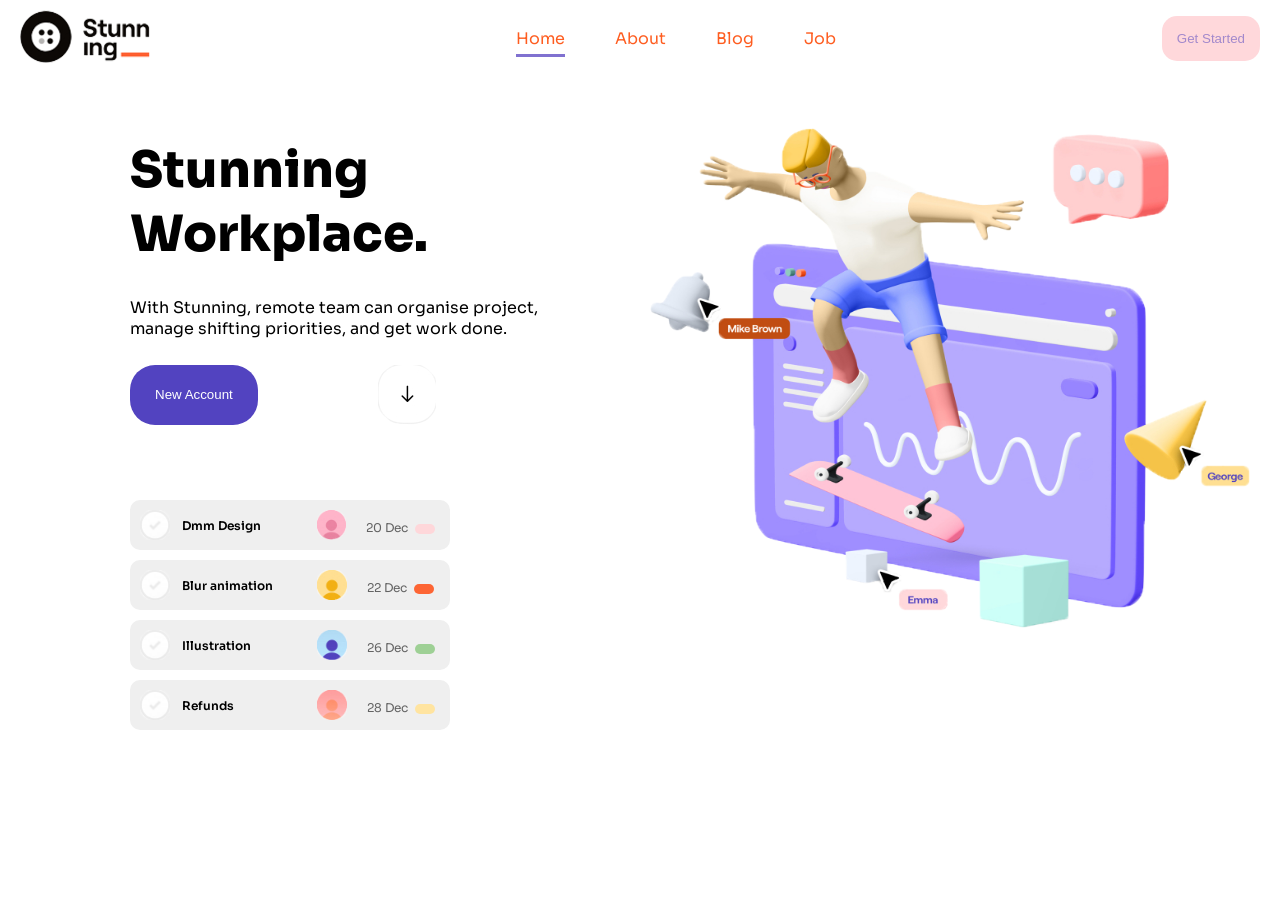
<file: index.html>
<!DOCTYPE html>
<html lang="en">
<head>
  <meta charset="UTF-8">
  <meta name="viewport" content="width=device-width, initial-scale=1.0">
  <title>Document</title>
  <link rel="stylesheet" href="styles/style.css">
  <link rel="preconnect" href="https://fonts.googleapis.com">
  <link rel="preconnect" href="https://fonts.gstatic.com" crossorigin>
  <link href="https://fonts.googleapis.com/css2?family=Sora&display=swap" rel="stylesheet">
</head>
<body>
  <!--Header-->
  <div class="header">
    <div class="logo"><img src="assets/images/stunning-logo.png" alt="" class="logo-img"></div>
    <ul class="navbar">
      <li><a href="" class="active">Home</a></li>
      <li><a href="">About</a></li>
      <li><a href="">Blog</a></li>
      <li><a href="">Job</a></li>
    </ul>
    <button class="btn">Get Started</button>
  </div>
  <!--Main Section-->
  <main>
    <section class="wrapper">
      <div class="content">
        <h1 class="heading">Stunning <br /> Workplace.</h1>
        <p class="peragraph">With Stunning, remote team can organise project,<br>
          manage shifting priorities, and get work done.
        </p>
        <div class="btn-img">
          <button class="btn-two">New Account</button>
          <img src="assets/images/arrow-down.png" alt="" class="arrow-down">
        </div>
        <div class="card-section">
          <div>
            <ul class="card">
              <li class="tick-img"><img src="./assets/images/tick-gray.png" alt="gray" class="tick-img gray-tick">
                <img src="./assets/images/tick-blue.png" alt="gray" class="tick-img-blue">
              </li>
              <li class="list-content">Dmm Design</li>
              <li class="user"><img src="/assets/images/user-pink.png" alt="" class="user-img"></li>
              <li class="list-date">20 Dec</li>
              <li class="list-btn"><button class="dot card-dmm"></button></li>
            </ul>
          </div>
          <div>
            <ul class="card">
              <li class="tick-img"><img src="./assets/images/tick-gray.png" alt="gray" class="tick-img gray-tick">
                <img src="./assets/images/tick-blue.png" alt="gray" class="tick-img-blue">
              </li>
              <li class="list-content">Blur animation</li>
              <li class="user"><img src="/assets/images/user-orange.png" alt="" class="user-img"></li>
              <li class="list-date">22 Dec</li>
              <li class="list-btn"><button class="dot card-blur"></button></li>
            </ul>
          </div>
          <div>
            <ul class="card">
              <li class="tick-img"><img src="./assets/images/tick-gray.png" alt="gray" class="tick-img gray-tick">
                <img src="./assets/images/tick-blue.png" alt="gray" class="tick-img-blue">
              </li>
              <li class="list-content">Illustration</li>
              <li class="user"><img src="/assets/images/user-blue.png" alt="" class="user-img"></li>
              <li class="list-date">26 Dec</li>
              <li class="list-btn"><button class="dot card-illustrator"></button></li>
            </ul>
          </div>
          <div>
            <ul class="card">
              <li class="tick-img"><img src="./assets/images/tick-gray.png" alt="gray" class="tick-img gray-tick">
                <img src="./assets/images/tick-blue.png" alt="gray" class="tick-img-blue">
              </li>
              <li class="list-content">Refunds</li>
              <li class="user"><img src="/assets/images/user-red.png" alt="" class="user-img"></li>
              <li class="list-date">28 Dec</li>
              <li class="list-btn"><button class="dot card-refund"></button></li>
            </ul>
          </div>
        </div>
      </div>
      <div class="image">
        <img src="./assets/images/landing-section-image.png" alt="landing" class="landing-img">
      </div>
    </section>
  </main>
</body>
</html>
</file>
<file: styles/style.css>
body {
    margin: 0;
    padding: 0;
    font-family: 'Sora', sans-serif;
    height: 90vh;
}

.header {
    background-color: #ffffff;
    padding: 10px 20px;
    display: flex;
    justify-content: space-between;
    align-items: center;
}

.logo-img {
    width: 130px;
}

.navbar {
    list-style: none;
    display: flex;
    gap: 50px;
}

.navbar li a {
    cursor: pointer;
    transition: color 0.3s;
    color: #FE5D20;
    text-decoration: none;
    padding-bottom: 5px;
}

.navbar li a:hover {
    color: #FE5D20;
    border-bottom: 3px solid #8071D0;
    padding-top: 5px;
}

.navbar li a.active {
    color: #FE5D20;
    border-bottom: 3px solid #8071D0;
}

.btn {
    padding: 15px;
    background-color: #FFD8DB;
    color: #A389CC;
    border: none;
    border-radius: 15px;
    cursor: pointer;
    transition: background-color 0.3s;
}

/* Main Section CSS */
.wrapper {
    display: flex;
    flex-wrap: nowrap;
    flex-direction: row;
    justify-content: space-between;
    padding: 50px 30px;
}

.content {
    display: flex;
    flex-wrap: nowrap;
    flex-direction: column;
    width: 50%;
    padding-left: 100px;
}

.heading {
    display: flex;
    flex-wrap: nowrap;
    float: center;
    font-weight: 900;
    font-size: 50px;
    margin-bottom: 5px;
    margin-top: 10px;
}

.peragraph {
    padding: 10px 0px;
}

.image {
    width: 50%;
    display: flex;
}

.landing-img {
    width: 600px;
    height: 500px;
}

.btn-two {
    text-align: center;
    padding: 0px 25px;
    margin-right: 20px;
    background-color: #5243C0;
    color: #ffffff;
    border: none;
    border-radius: 25px;
    cursor: pointer;
    transition: background-color 0.3s;
}

.btn-img {
    display: flex;
}

.arrow-down {
    margin-left: 100px;
}

.card-section {
    display: flex;
    flex-wrap: nowrap;
    flex-direction: column;
    margin-top: 70px;
}

.card {
    display: flex;
    width: 300px;
    list-style: none;
    margin: 5px 0px;
    border: #0c0909;
    border-radius: 10px;
    background-color: rgb(239 239 239);
    padding: 10px 10px;
    position: relative;

}

.card:hover {
    background-color: #ffffff;
    box-shadow: 5px 5px#a7a5a5;

    .tick-img-blue {
        display: inline;
    }
}

.tick-img-blue {
    position: absolute;
    left: 10px;
    top: 9px;
    display: none;
    height: 30px;
    border-radius: 50%;
}

.tick-img,
.user-img {
    height: 30px;
}

.list-content {
    padding-right: 35px;
    font-weight: 600;
    padding-left: 12px;
    margin-top: 8px;
    font-size: 12px;
    width: 100px;
}

.user {
    display: flex;
}

.user-img {
    text-align: center;
}

.list-date {
    color: #636363;
    padding-left: 20px;
    margin-top: 10px;
    font-size: 12px;
}

.list-btn {
    padding-top: 7px;
    margin-left: 7px;
}

.dot {
    height: 10px;
    width: 20px;
    border-radius: 5px;
    border: none;
}

.card-dmm {
    background-color: #FED7DA;
}

.card-blur {
    background-color: #FD6534;
}

.card-illustrator {
    background-color: #9ED095;
}

.card-refund {
    background-color: #FFE4A0;
}

.blue-tick {
    display: flex;
}
</file>
